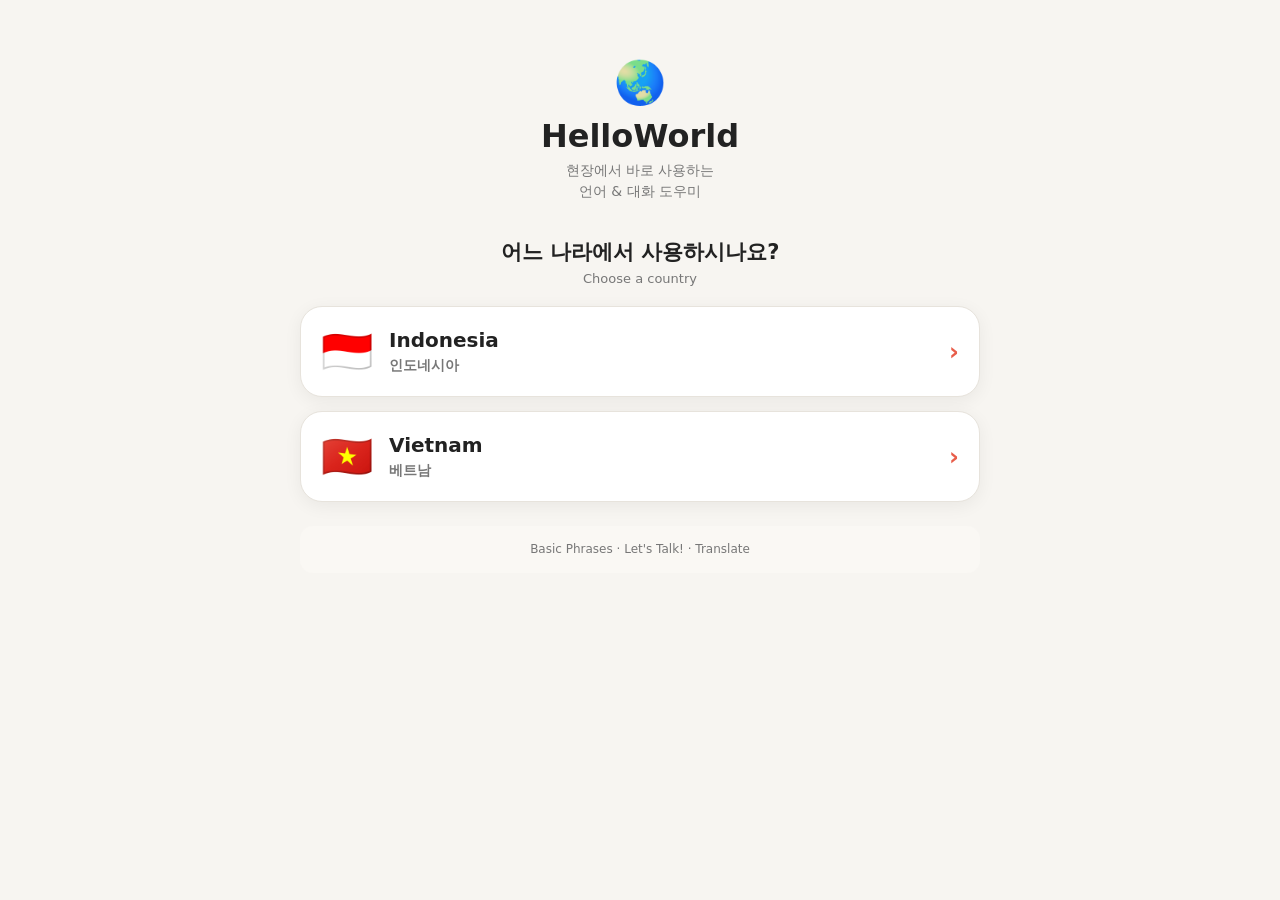
<file: index.html>
<!doctype html>
<html lang="ko">
<head>
<meta charset="utf-8">
<meta name="viewport" content="width=device-width,initial-scale=1,viewport-fit=cover">
<meta name="theme-color" content="#f7f5f1">
<meta name="mobile-web-app-capable" content="yes">
<meta name="apple-mobile-web-app-capable" content="yes">
<meta name="apple-mobile-web-app-status-bar-style" content="default">
<meta name="apple-mobile-web-app-title" content="HelloWorld">
<link rel="manifest" href="./manifest.webmanifest">
<link rel="apple-touch-icon" href="./icons/icon-192.png">
<title>HelloWorld</title>
<link rel="stylesheet" href="./css/style.css">

</head>
<body class="picker">
<div class="app">
  <header class="hero">
    <div class="logo">🌏</div>
    <h1>HelloWorld</h1>
    <p>현장에서 바로 사용하는<br>언어 & 대화 도우미</p>
  </header>
  <main>
    <div class="title"><h2>어느 나라에서 사용하시나요?</h2><p>Choose a country</p></div>
    <div class="country-list">
      <a class="country" href="./indonesia/index.html">
        <span class="flag">🇮🇩</span><span class="info"><span class="name">Indonesia</span><span class="ko">인도네시아</span></span><span class="arrow">›</span>
      </a>
      <a class="country" href="./vietnam/index.html">
        <span class="flag">🇻🇳</span><span class="info"><span class="name">Vietnam</span><span class="ko">베트남</span></span><span class="arrow">›</span>
      </a>
    </div>
    <div class="note">Basic Phrases · Let's Talk! · Translate</div>
  </main>
</div>
<script>
if("serviceWorker" in navigator){addEventListener("load",()=>navigator.serviceWorker.register("./sw.js"));}
</script>
</body>
</html>
</file>
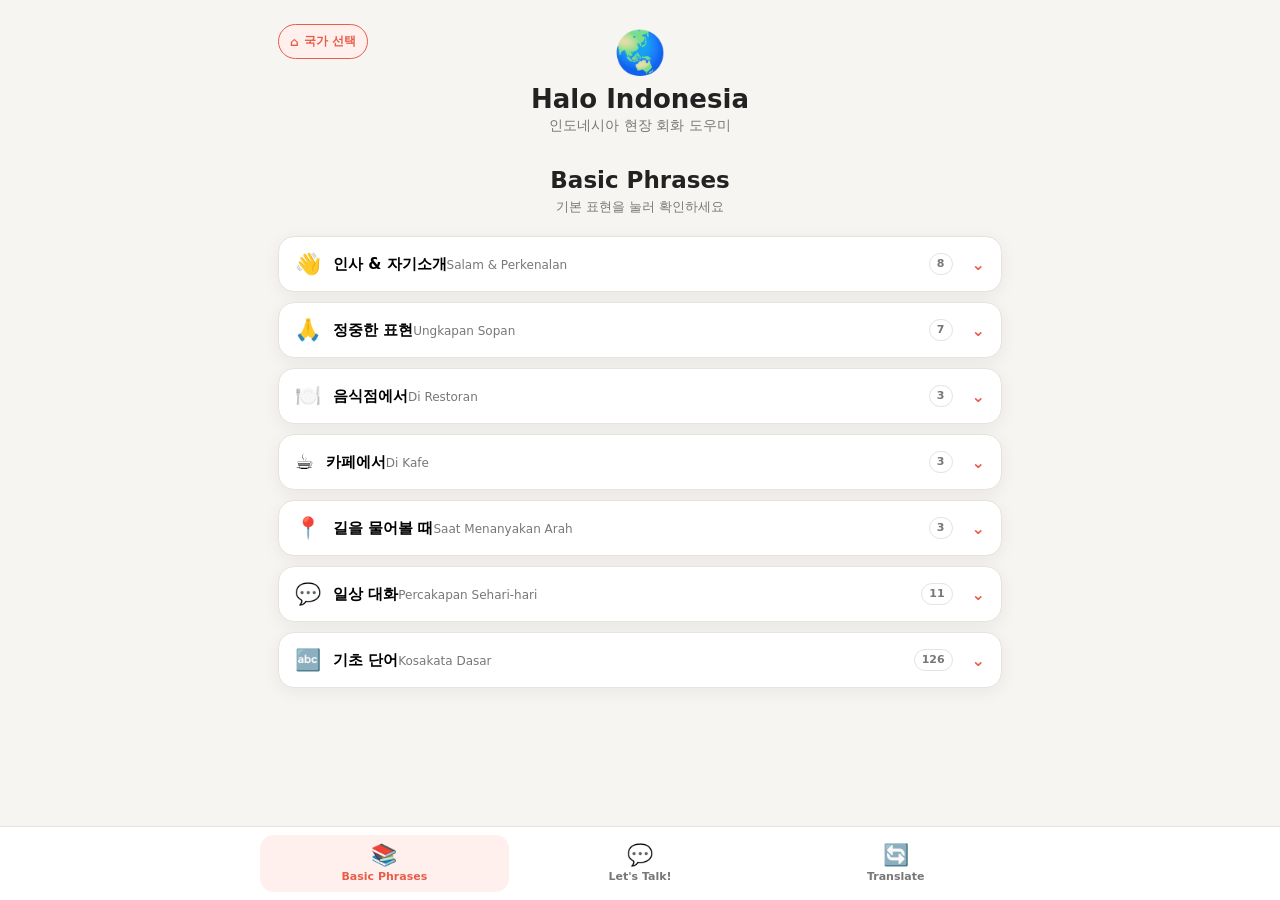
<file: indonesia/index.html>
<!doctype html>
<html lang="ko">
<head>
  <meta charset="utf-8">
  <meta name="viewport" content="width=device-width,initial-scale=1">
  <meta http-equiv="refresh" content="0;url=../app.html?lang=id">
  <link rel="canonical" href="../app.html?lang=id">
  <title>Halo Indonesia · HelloWorld</title>
  <script>location.replace("../app.html?lang=id" + location.hash);</script>
</head>
<body><p><a href="../app.html?lang=id">인도네시아어 회화 도우미 열기</a></p></body>
</html>
</file>
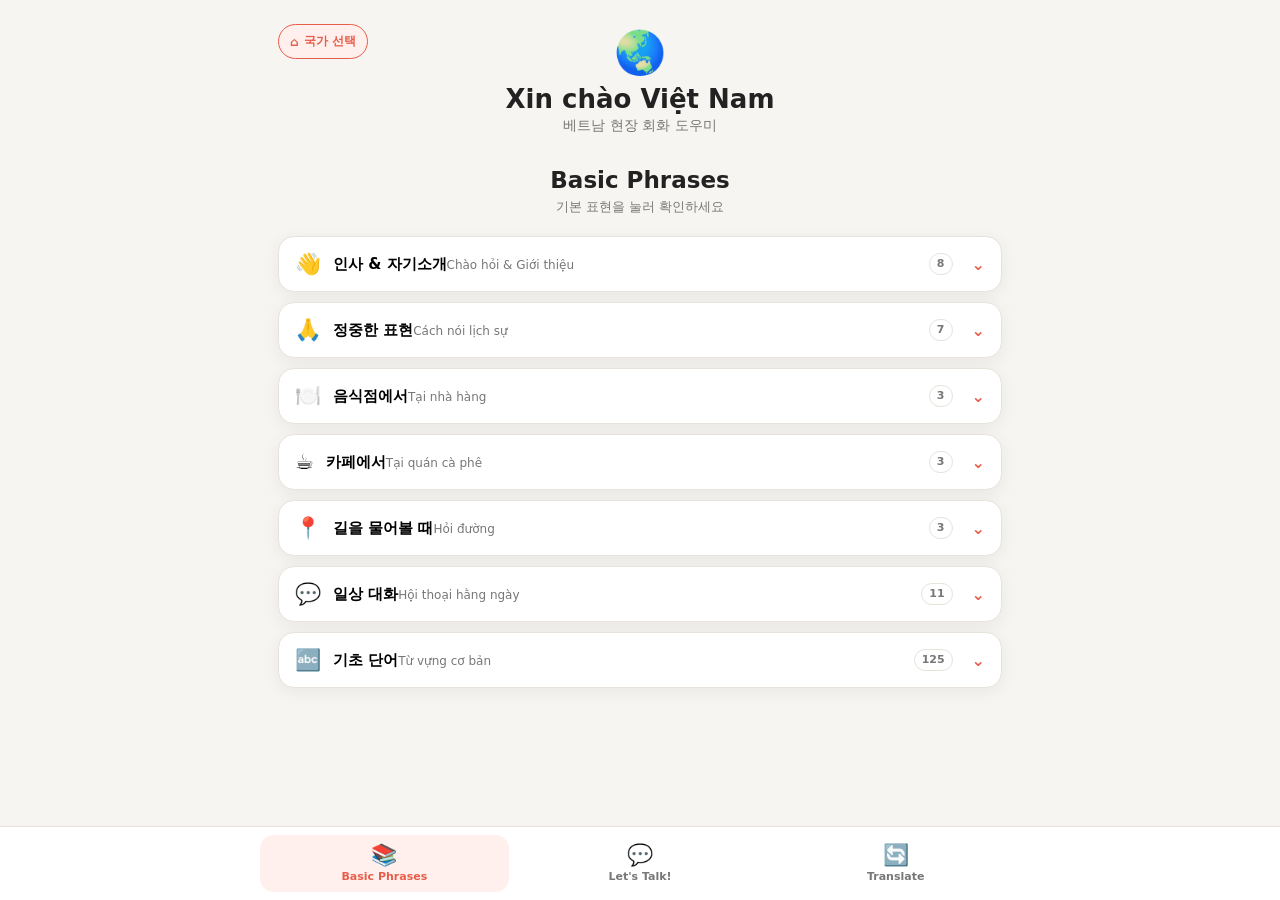
<file: vietnam/index.html>
<!doctype html>
<html lang="ko">
<head>
  <meta charset="utf-8">
  <meta name="viewport" content="width=device-width,initial-scale=1">
  <meta http-equiv="refresh" content="0;url=../app.html?lang=vi">
  <link rel="canonical" href="../app.html?lang=vi">
  <title>Xin chào Việt Nam · HelloWorld</title>
  <script>location.replace("../app.html?lang=vi" + location.hash);</script>
</head>
<body><p><a href="../app.html?lang=vi">베트남어 회화 도우미 열기</a></p></body>
</html>
</file>
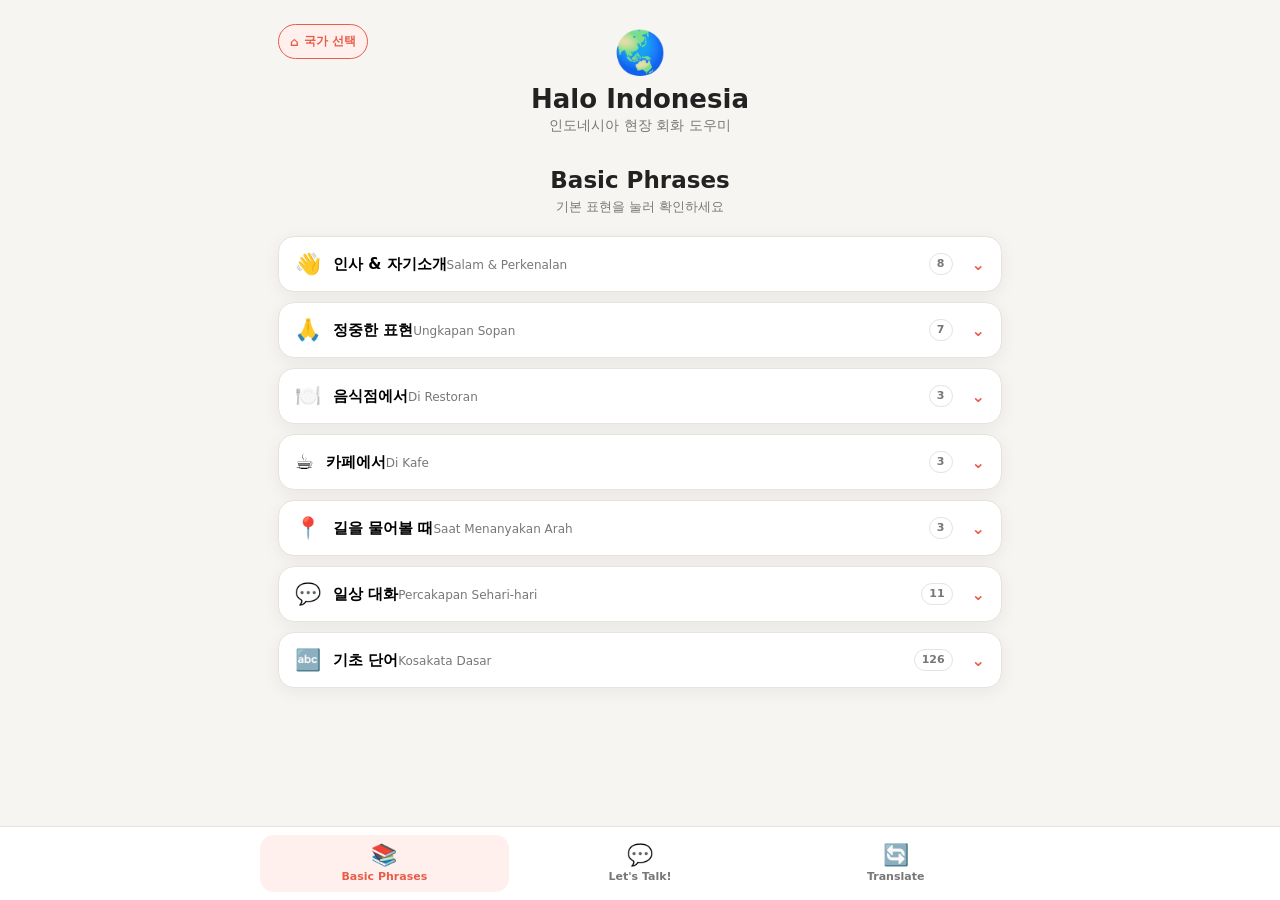
<file: app.html>
<!doctype html>
<html lang="ko">
<head>
  <meta charset="utf-8">
  <meta name="viewport" content="width=device-width,initial-scale=1,viewport-fit=cover">
  <meta name="theme-color" content="#f7f5f1">
  <meta name="mobile-web-app-capable" content="yes">
  <meta name="apple-mobile-web-app-capable" content="yes">
  <meta name="apple-mobile-web-app-status-bar-style" content="default">
  <meta name="apple-mobile-web-app-title" content="HelloWorld">
  <link rel="manifest" href="./manifest.webmanifest">
  <link rel="apple-touch-icon" href="./icons/icon-192.png">
  <link rel="stylesheet" href="./css/style.css">
  <title>HelloWorld</title>
</head>
<body>
  <div class="app" id="app" aria-busy="true">
    <header>
      <a class="home-btn" href="./index.html" aria-label="국가 선택 홈으로 돌아가기">⌂ <span>국가 선택</span></a>
      <div class="logo">🌏</div>
      <h1 id="appTitle">HelloWorld</h1>
      <div class="subtitle" id="appSubtitle">언어 데이터를 불러오는 중입니다…</div>
    </header>
    <main>
      <section class="screen" id="basic">
        <div class="section-title"><h2>Basic Phrases</h2><p>기본 표현을 눌러 확인하세요</p></div>
        <div class="basic-accordion" id="basicList"></div>
      </section>
      <section class="screen" id="talk" hidden>
        <div class="section-title"><h2>Let's Talk!</h2><p>주제를 선택해 대화를 시작하세요</p></div>
        <div class="topic-grid" id="topicPicker"></div>
        <div id="talkFlow"></div>
      </section>
      <section class="screen" id="translate" hidden>
        <div class="section-title"><h2>Translate</h2><p>오프라인 문구 검색과 온라인 번역</p></div>
        <div class="translation-box">
          <div class="dir-row">
            <div class="dir-chip" id="dirFrom">🇰🇷 한국어</div>
            <button class="swap-btn" id="swapBtn" type="button" aria-label="번역 방향 바꾸기">⇄</button>
            <div class="dir-chip" id="dirTo"></div>
          </div>
          <textarea class="tr-input" id="srcText" rows="3" maxlength="500" placeholder="번역할 문장을 입력하세요."></textarea>
          <div class="tr-meta"><span>Enter로 번역 · Shift+Enter 줄바꿈</span><span id="charCount">0자</span></div>
          <div class="tr-actions">
            <button class="tr-go" id="translateBtn" type="button">번역하기</button>
            <button class="tr-clear" id="clearBtn" type="button">지우기</button>
          </div>
        </div>
        <div id="trResult"></div>
        <div class="tr-history" id="trHistoryWrap" hidden>
          <div class="tr-history-head"><span>최근 번역</span><button class="tr-history-clear" id="historyClear" type="button">전체 삭제</button></div>
          <div id="trHistory"></div>
        </div>
        <div class="translation-guide">
          <div>🔤 기초 단어는 온라인 번역보다 먼저 앱 사전에서 찾습니다.</div>
          <div>📚 앱에 들어 있는 문장은 <strong>인터넷 없이</strong> 즉시 번역됩니다.</div>
          <div>🌐 기초 어휘·앱 문장에 없는 문장은 온라인 번역을 사용합니다.</div>
          <div>발음은 <span id="guideLanguage"></span> 발음을 한국어로 쉽게 읽을 수 있도록 옮긴 표기입니다.</div>
        </div>
      </section>
    </main>
  </div>
  <div class="big-view" id="bigView" hidden role="dialog" aria-modal="true" aria-labelledby="bigViewLabel">
    <div class="big-inner">
      <div class="big-label" id="bigViewLabel">상대에게 보여주세요</div>
      <div class="big-text" id="bigText"></div>
      <div class="big-sub" id="bigSub"></div>
      <button class="big-close-btn" data-close-big type="button">닫기</button>
      <div class="big-close">화면 바깥쪽을 누르거나 Esc 키로 닫을 수 있습니다.</div>
    </div>
  </div>
  <nav class="bottom-nav" aria-label="주요 기능">
    <div class="bottom-nav-inner">
      <button class="nav-btn active" data-tab="basic"><span class="nav-icon">📚</span><span class="nav-label">Basic Phrases</span></button>
      <button class="nav-btn" data-tab="talk"><span class="nav-icon">💬</span><span class="nav-label">Let's Talk!</span></button>
      <button class="nav-btn" data-tab="translate"><span class="nav-icon">🔄</span><span class="nav-label">Translate</span></button>
    </div>
  </nav>
  <script>
    if (location.protocol === "file:" || new URLSearchParams(location.search).get("compat") === "1") {
      var localLanguage = new URLSearchParams(location.search).get("lang") === "vi" ? "vi" : "id";
      document.write('<script src="./data/generated/' + localLanguage + '.js?v=12"><\/script>');
      document.write('<script defer src="./js/generated/app.bundle.js?v=12"><\/script>');
    } else {
      document.write('<script type="module" src="./js/app.js"><\/script>');
    }
  </script>
</body>
</html>
</file>
<file: css/style.css>
:root{
  --bg:#f7f5f1;--surface:#fff;--text:#222;--muted:#777;
  --line:#e7e3dc;--accent:#e85d4a;--accent-soft:#fff0ed;
  --shadow:0 4px 18px rgba(0,0,0,.06);--radius:18px;
}
*{box-sizing:border-box}
html,body{margin:0;padding:0;background:var(--bg);color:var(--text);
  font-family:system-ui,-apple-system,BlinkMacSystemFont,"Segoe UI","Noto Sans KR",sans-serif}
body{min-height:100vh;padding-bottom:88px}
button{font:inherit;touch-action:manipulation}
.app{width:min(100%,760px);margin:auto}
header{padding:28px 20px 14px;text-align:center}
.app>header{position:relative}
.home-btn{position:absolute;left:18px;top:24px;display:inline-flex;align-items:center;gap:5px;text-decoration:none;color:var(--accent);background:var(--accent-soft);border:1px solid var(--accent);border-radius:999px;padding:8px 11px;font-size:12px;font-weight:800}
.logo{font-size:42px}
h1{font-size:26px;margin:7px 0 3px}
.subtitle{color:var(--muted);font-size:14px}
.screen{padding:8px 18px 30px}
.section-title{text-align:center;margin:10px 0 20px}
.section-title h2{font-size:23px;margin:0 0 5px}
.section-title p{margin:0;color:var(--muted);font-size:13px}
.basic-accordion{display:grid;gap:10px}
.basic-item{display:block}
.basic-toggle{
  width:100%;text-align:left;border:1px solid var(--line);background:var(--surface);
  border-radius:16px;padding:15px 16px;box-shadow:var(--shadow);cursor:pointer;
  display:flex;align-items:center;gap:12px
}
.basic-toggle.open{border-color:var(--accent);background:#fff;border-bottom-left-radius:0;border-bottom-right-radius:0;border-bottom-color:transparent}
.basic-toggle .basic-icon{font-size:21px;flex:none}
.basic-toggle .basic-title{flex:1;min-width:0}
.basic-toggle .basic-ko{font-weight:800;font-size:15px;line-height:1.4}
.basic-toggle .basic-id{color:var(--muted);font-size:12px;margin-top:3px;line-height:1.4}
.basic-toggle .basic-arrow{color:var(--accent);font-size:16px;font-weight:800;transition:transform .18s ease}
.basic-toggle.open .basic-arrow{transform:rotate(180deg)}
.basic-panel{display:none;border:1.5px solid var(--accent);border-top:0;border-radius:0 0 16px 16px;background:#fff;padding:10px 11px 13px;box-shadow:var(--shadow)}
.basic-panel.open{display:grid;gap:8px}
.basic-sub-list{display:grid;gap:8px}.basic-subitem{display:block}.basic-sub-toggle{width:100%;text-align:left;border:1px solid var(--line);background:var(--surface);border-radius:12px;padding:11px 12px;display:flex;align-items:center;gap:8px;cursor:pointer}.basic-sub-toggle.open{border-color:var(--accent);border-bottom-left-radius:0;border-bottom-right-radius:0;background:#fff;border-bottom-color:transparent}.basic-sub-title{font-weight:750;flex:1;font-size:14px}.basic-sub-arrow{color:var(--accent);font-weight:800;transition:transform .18s ease}.basic-sub-toggle.open .basic-sub-arrow{transform:rotate(180deg)}.basic-sub-panel{display:none;border:1px solid var(--accent);border-top:0;border-radius:0 0 12px 12px;background:#fff;padding:8px}.basic-sub-panel.open{display:block}.basic-sub-panel .phrase{background:var(--surface)}
.phrase-list{display:grid;gap:8px}
.phrase{
  width:100%;text-align:left;border:1px solid var(--line);background:var(--surface);
  border-radius:13px;padding:12px 13px;box-shadow:none;cursor:pointer
}
.ko{font-weight:750;font-size:15px;line-height:1.45}
.id,.vi{margin-top:3px;color:#555;font-size:14px;line-height:1.45}
.phrase .id,.phrase .vi{font-family:system-ui,-apple-system,"Noto Sans",sans-serif}
.pron{margin-top:2px;color:#a3a3a3;font-size:12.5px;font-style:italic;line-height:1.4}
.basic-kiosk-card{border:1px solid var(--line);background:var(--surface);border-radius:16px;padding:12px;display:grid;gap:8px}.basic-kiosk-title{font-weight:800;font-size:14px;padding:2px 2px 4px}.kiosk-action{width:100%;text-align:left;border:1px solid var(--line);background:#fff;border-radius:12px;padding:12px 13px;font-weight:750;cursor:pointer}.kiosk-action:active{transform:translateY(1px)}.kiosk-menu{display:grid;grid-template-columns:1fr 1fr;gap:8px;margin-top:2px}.kiosk-choice{border:1px solid var(--line);background:#fff;border-radius:11px;padding:10px 9px;text-align:center;cursor:pointer;font-weight:700}.kiosk-result{border:1px solid var(--accent);background:#fff;border-radius:12px;padding:11px;margin-top:3px}.kiosk-result .ko{font-size:15px}.kiosk-result .id,.kiosk-result .vi{font-size:14px}.kiosk-result .pron{font-size:12px}.kiosk-sentence-area{display:grid;gap:8px;margin-top:10px}.kiosk-sentence{border:1px solid var(--accent);background:#fff;border-radius:12px;padding:11px}.kiosk-sentence-label{font-size:11px;font-weight:800;color:var(--muted);margin-bottom:5px}.kiosk-sentence .ko{font-size:15px}.kiosk-sentence .id,.kiosk-sentence .vi{font-size:14px}.kiosk-sentence .pron{font-size:12px}.basic-extra-title{font-size:12px;font-weight:800;color:var(--muted);margin:12px 2px 2px}.kiosk-close{border:0;background:transparent;color:var(--muted);font-size:12px;text-align:right;cursor:pointer;padding:3px}
.kiosk-step{margin-top:4px}.kiosk-step-label{font-size:11px;font-weight:800;color:var(--muted);margin:4px 2px 7px}.kiosk-choice.selected{border-color:var(--accent);background:var(--accent-soft);color:var(--accent)}.kiosk-placeholder{border:1px dashed var(--line);border-radius:12px;padding:14px;text-align:center;color:var(--muted);font-size:12px}.kiosk-phrase{display:block}
.topic-grid{display:grid;grid-template-columns:1fr 1fr;gap:12px}
.talk-detail #topicPicker{display:none}.talk-detail #talkFlow{animation:talkIn .18s ease-out}@keyframes talkIn{from{opacity:0;transform:translateX(10px)}to{opacity:1;transform:none}}
.topic{
  border:1px solid var(--line);background:var(--surface);border-radius:20px;
  padding:20px 15px;text-align:left;box-shadow:var(--shadow);cursor:pointer
}
.topic .emoji{font-size:28px}
.topic .ko{margin-top:9px}
.topic .id,.topic .vi{font-size:13px}
.question-btn-list{display:grid;gap:11px;margin-top:20px}
.question-btn{
  width:100%;text-align:left;background:var(--surface);border:1px solid var(--line);
  border-radius:16px;padding:15px 17px;box-shadow:var(--shadow);cursor:pointer;
  display:flex;align-items:center;gap:12px
}
.question-btn .qnum{
  flex:none;width:30px;height:30px;border-radius:50%;background:var(--accent-soft);
  color:var(--accent);font-weight:800;font-size:13px;display:flex;align-items:center;justify-content:center
}
.question-btn .qtext{flex:1;min-width:0}
.question-btn .arrow{color:var(--accent);font-size:16px;flex:none}

/* Let's Talk 공통 3단 표기: 인도네시아어(대) → 발음(중) → 한국어(소), 각각 줄바꿈 */
.t-id,.t-vi{display:block;font-weight:800;color:#1d1d1d;line-height:1.4}
.t-pron{display:block;color:var(--accent);font-weight:700;line-height:1.4;margin-top:5px}
.t-ko{display:block;color:var(--muted);font-weight:500;line-height:1.4;margin-top:6px}

.question-btn .t-id,.question-btn .t-vi{font-size:17px}
.question-btn .t-pron{font-size:14px}
.question-btn .t-ko{font-size:12.5px}

.question-card{
  background:var(--surface);border:1px solid var(--line);border-radius:18px;
  padding:19px 17px;box-shadow:var(--shadow)
}
.question-number{color:var(--accent);font-size:12px;font-weight:800;margin-bottom:9px}
.question-card .t-id,.question-card .t-vi{font-size:21px}
.question-card .t-pron{font-size:15.5px}
.question-card .t-ko{font-size:13px}

.choice-label{font-size:12px;font-weight:800;color:var(--accent);margin:18px 0 10px}
.choice-list{display:grid;gap:10px}
.choice-item{display:block}
.choice-btn{
  width:100%;text-align:left;background:var(--surface);border:1.5px solid var(--line);
  border-radius:14px;padding:14px 15px;box-shadow:var(--shadow);cursor:pointer;
  display:flex;align-items:flex-start;gap:11px
}
.choice-btn .ctext{flex:1;min-width:0}
.choice-btn .ctoggle{
  flex:none;color:var(--accent);font-size:14px;font-weight:800;line-height:1.4;
  transition:transform .18s ease
}
.choice-btn:active{border-color:var(--accent)}
.choice-btn.open{border-color:var(--accent);background:var(--accent-soft);border-bottom-left-radius:0;border-bottom-right-radius:0}
.choice-btn.open .ctoggle{transform:rotate(180deg)}
.choice-btn .t-id,.choice-btn .t-vi{font-size:16px}
.choice-btn .t-pron{font-size:13.5px}
.choice-btn .t-ko{font-size:12.5px}
.follow{
  margin-top:14px;padding-top:12px;border-top:1px solid var(--line)
}
.follow-label{font-size:12px;font-weight:800;color:var(--accent);margin-bottom:4px}

/* 답변 아래로 펼쳐지는 꼬리 질문 */
.followup-list{display:none}
.followup-list.open{
  display:grid;gap:10px;
  border:1.5px solid var(--accent);border-top:0;
  border-radius:0 0 14px 14px;background:var(--accent-soft);
  padding:13px 13px 15px
}
.followup-list .fl-label{font-size:11px;font-weight:800;color:var(--accent);letter-spacing:.3px}
.followup-item{
  background:var(--surface);border:1px solid var(--line);border-radius:13px;
  padding:14px;box-shadow:var(--shadow)
}
.followup-item .fnum{color:var(--accent);font-size:11px;font-weight:800;margin-bottom:7px}
.followup-item .t-id,.followup-item .t-vi{font-size:16px}
.followup-item .t-pron{font-size:13.5px}
.followup-item .t-ko{font-size:12.5px}

.back{
  display:inline-flex;align-items:center;gap:8px;
  border:1.5px solid var(--accent);background:var(--accent-soft);color:var(--accent);
  font-size:14px;font-weight:800;padding:11px 18px;border-radius:999px;
  margin:0 0 16px;box-shadow:var(--shadow);cursor:pointer
}
.back:active{background:var(--accent);color:#fff}
.back .back-arrow{font-size:16px;line-height:1}

/* 질문 아코디언 */
.q-item{display:block}
.question-btn.open{
  border-color:var(--accent);background:#fff;
  border-bottom-left-radius:0;border-bottom-right-radius:0;border-bottom-color:transparent
}
.question-btn .qtoggle{color:var(--accent);font-size:15px;font-weight:800;flex:none;transition:transform .18s ease}
.question-btn.open .qtoggle{transform:rotate(180deg)}
.question-btn.open .qnum{background:var(--accent);color:#fff}
.q-panel{display:none}
.q-panel.open{
  display:block;background:#fff;border:1.5px solid var(--accent);border-top:0;
  border-radius:0 0 16px 16px;padding:4px 14px 16px;box-shadow:var(--shadow);margin-bottom:2px
}

/* 번역 */
.translation-box{
  background:var(--surface);border:1px solid var(--line);border-radius:20px;
  padding:18px;box-shadow:var(--shadow);margin-bottom:14px
}
.dir-row{display:grid;grid-template-columns:1fr auto 1fr;align-items:center;gap:9px;margin-bottom:14px}
.dir-chip{
  background:#f4f1eb;border-radius:12px;padding:11px 8px;text-align:center;
  font-size:13.5px;font-weight:800;color:#444;line-height:1.3
}
.swap-btn{
  border:1.5px solid var(--accent);background:var(--accent-soft);color:var(--accent);
  width:44px;height:44px;border-radius:50%;font-size:19px;font-weight:800;cursor:pointer
}
.swap-btn:active{background:var(--accent);color:#fff}
.tr-input{
  width:100%;border:1.5px solid var(--line);border-radius:14px;padding:14px;
  font:inherit;font-size:16px;line-height:1.5;resize:vertical;background:#fdfcfa;color:var(--text)
}
.tr-input:focus{outline:none;border-color:var(--accent)}
.tr-meta{display:flex;justify-content:space-between;margin:7px 2px 12px;font-size:11.5px;color:var(--muted)}
.tr-actions{display:grid;grid-template-columns:1fr auto;gap:9px}
.tr-go{
  border:0;border-radius:15px;background:var(--accent);color:#fff;
  padding:16px;font-size:16px;font-weight:800;cursor:pointer
}
.tr-go:disabled{opacity:.55}
.tr-clear{
  border:1.5px solid var(--line);background:var(--surface);color:#666;
  border-radius:15px;padding:16px 18px;font-weight:700;cursor:pointer
}
.result-card{
  background:var(--surface);border:1.5px solid var(--accent);border-radius:20px;
  padding:19px 17px;box-shadow:var(--shadow);margin-bottom:14px
}
.result-src{
  font-size:13px;color:var(--muted);line-height:1.5;padding-bottom:11px;margin-bottom:12px;
  border-bottom:1px dashed var(--line)
}
.result-main{display:block;width:100%;padding:4px 0;border:0;background:transparent;text-align:left;font:inherit;font-size:22px;font-weight:800;line-height:1.4;color:#1d1d1d;word-break:break-word;cursor:zoom-in}.result-main:focus-visible{outline:2px solid var(--accent);outline-offset:5px;border-radius:5px}.result-big-hint{margin-top:11px;text-align:center;color:var(--muted);font-size:11px}
.result-pron{font-size:15px;font-weight:700;color:var(--accent);line-height:1.4;margin-top:7px}
.result-tag{
  display:inline-block;font-size:11px;font-weight:800;letter-spacing:.3px;
  border-radius:999px;padding:5px 11px;margin-bottom:11px
}
.tag-offline{background:#eaf3ea;color:#2f7a3f}
.tag-online{background:#eaf0fa;color:#3a5fa8}
.tag-error{background:#fdecea;color:#c0392b}
.result-actions{display:grid;grid-template-columns:1fr 1fr;gap:9px;margin-top:16px}
.res-btn{
  border:1.5px solid var(--line);background:var(--surface);border-radius:13px;
  padding:13px;font-size:13.5px;font-weight:800;color:#444;cursor:pointer
}
.res-btn.primary{border-color:var(--accent);background:var(--accent-soft);color:var(--accent)}
.res-btn:active{opacity:.7}
.result-alt{margin-top:14px;padding-top:12px;border-top:1px solid var(--line)}
.result-alt-label{font-size:11px;font-weight:800;color:var(--muted);margin-bottom:8px;letter-spacing:.3px}
.alt-item{font-size:14px;line-height:1.5;color:#555;padding:7px 0}
.alt-item b{color:#222;font-weight:700}
.tr-history{margin:0 2px 16px}
.tr-history-head{
  display:flex;justify-content:space-between;align-items:center;
  font-size:12px;font-weight:800;color:var(--muted);margin-bottom:9px
}
.tr-history-clear{border:0;background:none;color:var(--accent);font-size:12px;font-weight:800;cursor:pointer}
.translation-guide{margin:18px 2px 4px;padding:15px 16px;border:1px solid var(--line);border-radius:14px;background:#faf8f4;color:#666;font-size:12.5px;line-height:1.75}.translation-guide strong{color:var(--accent)}
.hist-item{
  background:var(--surface);border:1px solid var(--line);border-radius:14px;
  padding:12px 14px;margin-bottom:8px;box-shadow:var(--shadow);cursor:pointer
}
.hist-item .h-out{font-size:15px;font-weight:750;line-height:1.4}
.hist-item .h-pron{font-size:12.5px;color:var(--accent);font-weight:600;margin-top:3px}
.hist-item .h-in{font-size:12px;color:var(--muted);margin-top:4px}
.big-view{
  position:fixed;inset:0;z-index:200;background:#fff;
  display:flex;align-items:center;justify-content:center;padding:26px
}
.big-view[hidden]{display:none}
.big-view-open{overflow:hidden}
.big-inner{text-align:center;max-width:640px}
.big-label{font-size:13px;font-weight:800;color:var(--accent);margin-bottom:20px;letter-spacing:.4px}
.big-text{font-size:34px;font-weight:800;line-height:1.35;color:#111;word-break:break-word}
.big-sub{font-size:17px;color:#666;margin-top:18px;line-height:1.45}
.big-close{font-size:12px;color:#aaa;margin-top:34px}
.big-close-btn{margin-top:28px;border:1.5px solid var(--accent);background:var(--accent-soft);color:var(--accent);border-radius:999px;padding:11px 24px;font-weight:800;cursor:pointer}
.mic{
  width:100%;border:0;border-radius:16px;background:var(--accent);color:#fff;
  padding:18px;font-size:17px;font-weight:800
}
.note{margin-top:13px;padding:14px;border-radius:13px;background:#faf8f4;
  color:#666;font-size:12.5px;line-height:1.65}
.bottom-nav{
  position:fixed;z-index:50;left:0;right:0;bottom:0;
  background:rgba(255,255,255,.96);border-top:1px solid var(--line);
  padding:8px max(10px,env(safe-area-inset-left)) calc(8px + env(safe-area-inset-bottom));
  display:flex;justify-content:center
}
.bottom-nav-inner{width:min(100%,760px);display:grid;grid-template-columns:repeat(3,1fr);gap:7px}
.nav-btn{border:0;background:transparent;border-radius:14px;padding:9px 5px;color:#777;font-weight:700}
.nav-btn.active{background:var(--accent-soft);color:var(--accent)}
.nav-icon{display:block;font-size:21px;line-height:1.1}
.nav-label{display:block;font-size:11px;margin-top:3px}
@media(max-width:460px){
  .topic-grid{gap:9px}.topic{padding:16px 12px}.question-card{padding:15px}
}
/* --- 국가 선택 화면 (index.html) --- */
body.picker{padding:24px 18px 40px}
body.picker .app{width:min(100%,680px)}
.hero{text-align:center;padding:34px 12px 28px}
.hero h1{font-size:32px;margin:10px 0 5px}
.hero p{margin:0;color:var(--muted);font-size:14px;line-height:1.5}
.title{text-align:center;margin:8px 0 20px}
.title h2{font-size:21px;margin:0 0 5px}
.title p{margin:0;color:var(--muted);font-size:13px}
.country-list{display:grid;gap:14px}
.country{display:flex;text-decoration:none;align-items:center;gap:16px;width:100%;border:1px solid var(--line);background:var(--surface);border-radius:22px;padding:20px;text-align:left;box-shadow:var(--shadow);cursor:pointer;color:inherit}
.country:active{transform:translateY(1px);border-color:var(--accent)}
.country .flag{font-size:42px;flex:none}
.country .info{flex:1;display:block}
.country .name{font-size:20px;font-weight:800;display:block}
.country .ko{margin-top:3px;color:var(--muted);font-size:14px;display:block}
.country .arrow{font-size:24px;color:var(--accent);font-weight:800}
.note{margin-top:24px;text-align:center;color:var(--muted);font-size:12px;line-height:1.6}


/* Basic Phrases readability: keep the original two-level accordion;
   only opened vocabulary sub-panels use compact 2-column cards. */
#basic-panel-6 .basic-sub-list{gap:8px}
.basic-sub-panel.open .phrase-list{display:grid;grid-template-columns:repeat(2,minmax(0,1fr));gap:7px}
.basic-sub-panel .phrase{min-width:0;padding:9px 10px;border-radius:10px}
.basic-sub-panel .phrase .ko{font-size:13px;line-height:1.25}
.basic-sub-panel .phrase .id,.basic-sub-panel .phrase .vi{font-size:13px;line-height:1.3;overflow-wrap:anywhere}
.basic-sub-panel .phrase .pron{font-size:11.5px;line-height:1.25;margin-top:2px;overflow-wrap:anywhere}
.basic-count{margin-left:auto;margin-right:7px;min-width:24px;padding:2px 7px;border-radius:999px;background:var(--surface);border:1px solid var(--line);font-size:11px;line-height:1.4;text-align:center;color:#777;font-weight:700}
@media (max-width:360px){.basic-sub-panel.open .phrase-list{gap:6px}.basic-sub-panel .phrase{padding:8px}.home-btn span{display:none}}

.basic-sub-count{margin-left:auto;margin-right:7px;min-width:24px;padding:2px 7px;border-radius:999px;background:#fff;border:1px solid var(--line);font-size:11px;line-height:1.4;text-align:center;color:#777;font-weight:700}
.basic-sub-toggle.open .basic-sub-count{background:var(--surface)}
</file>
